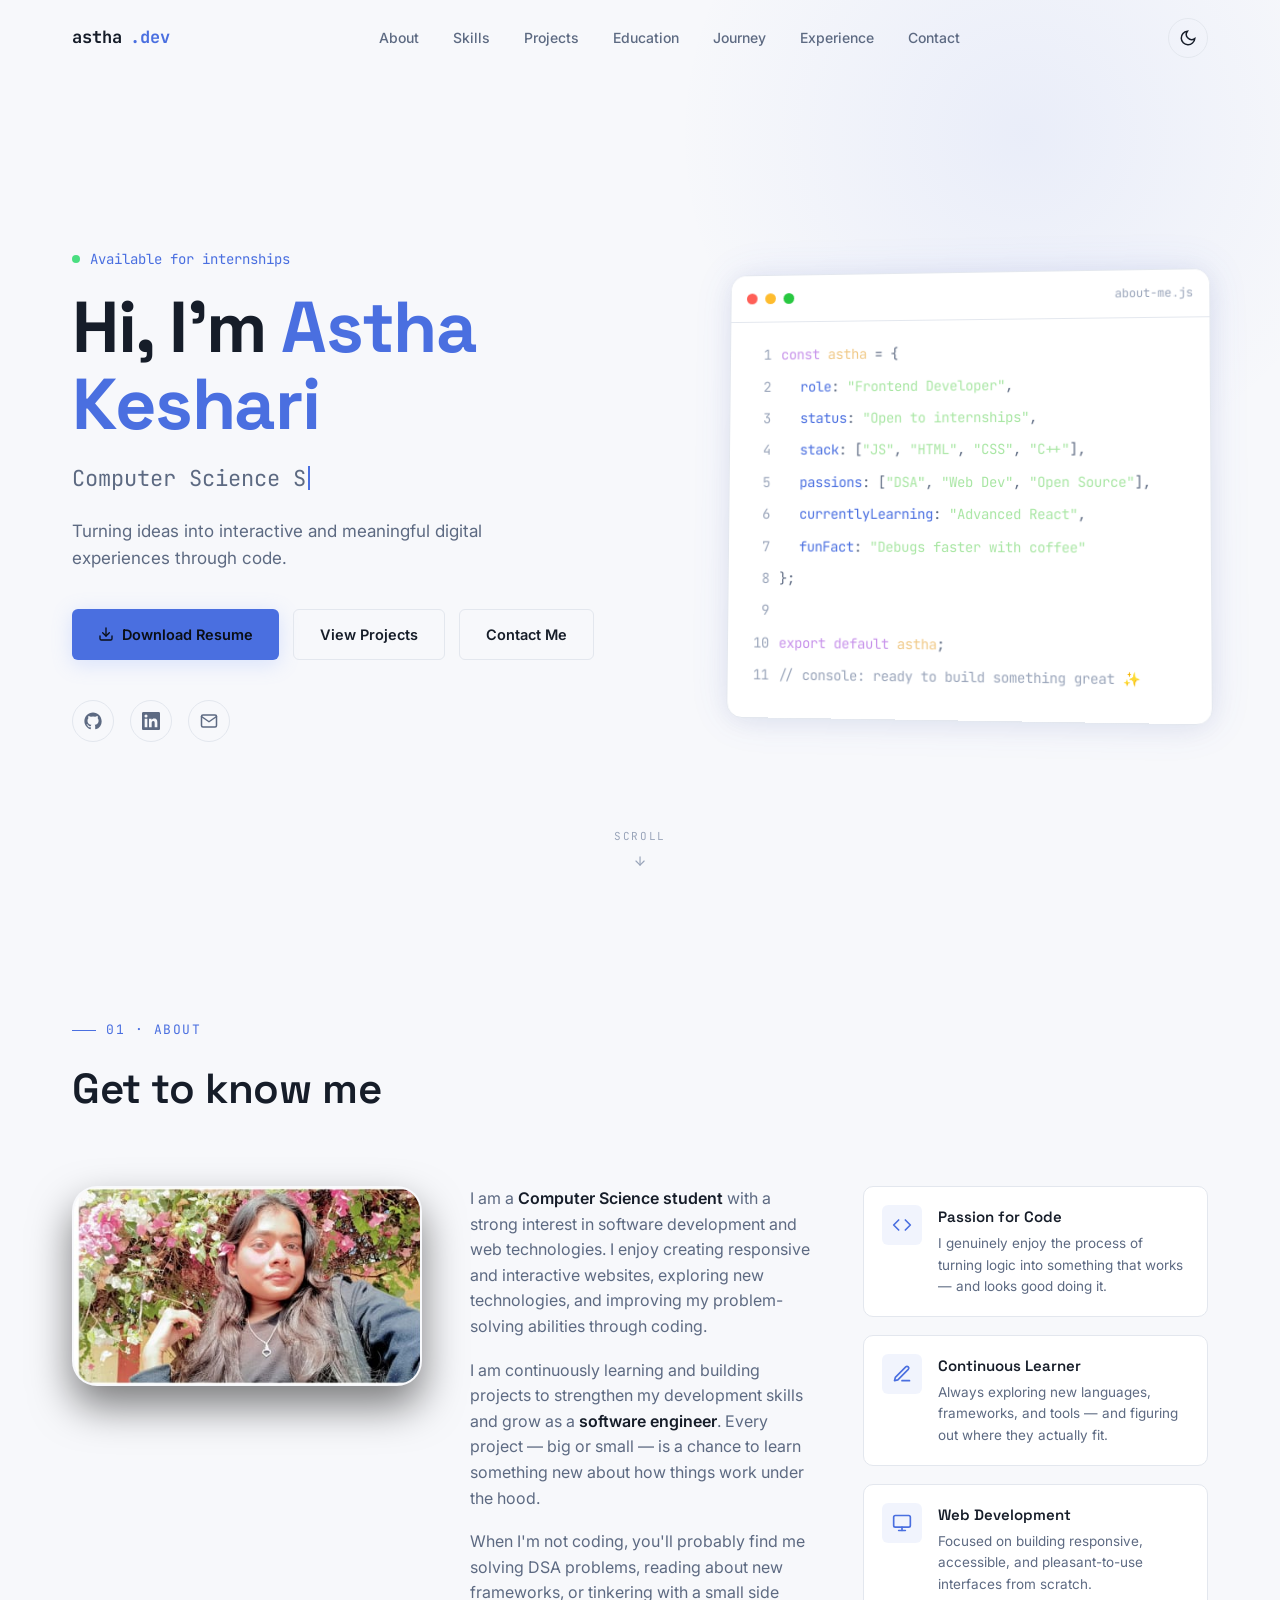
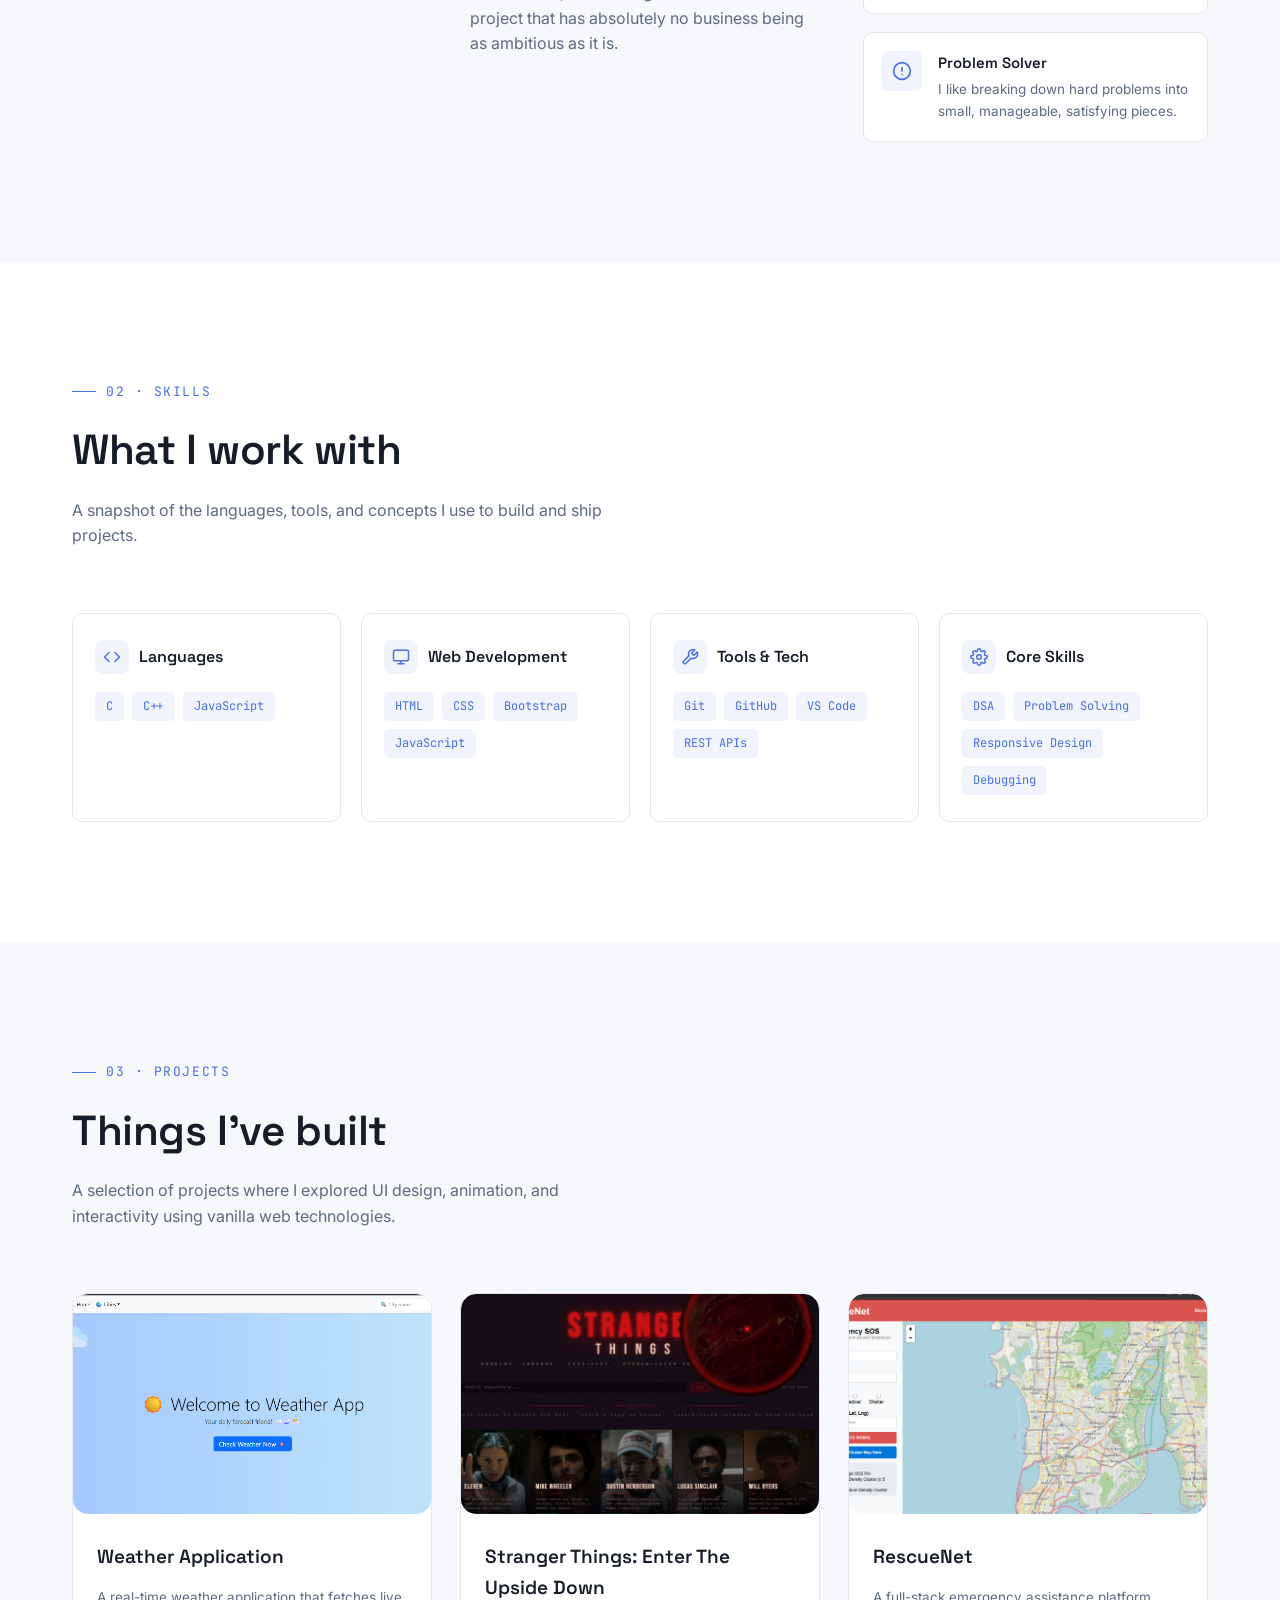
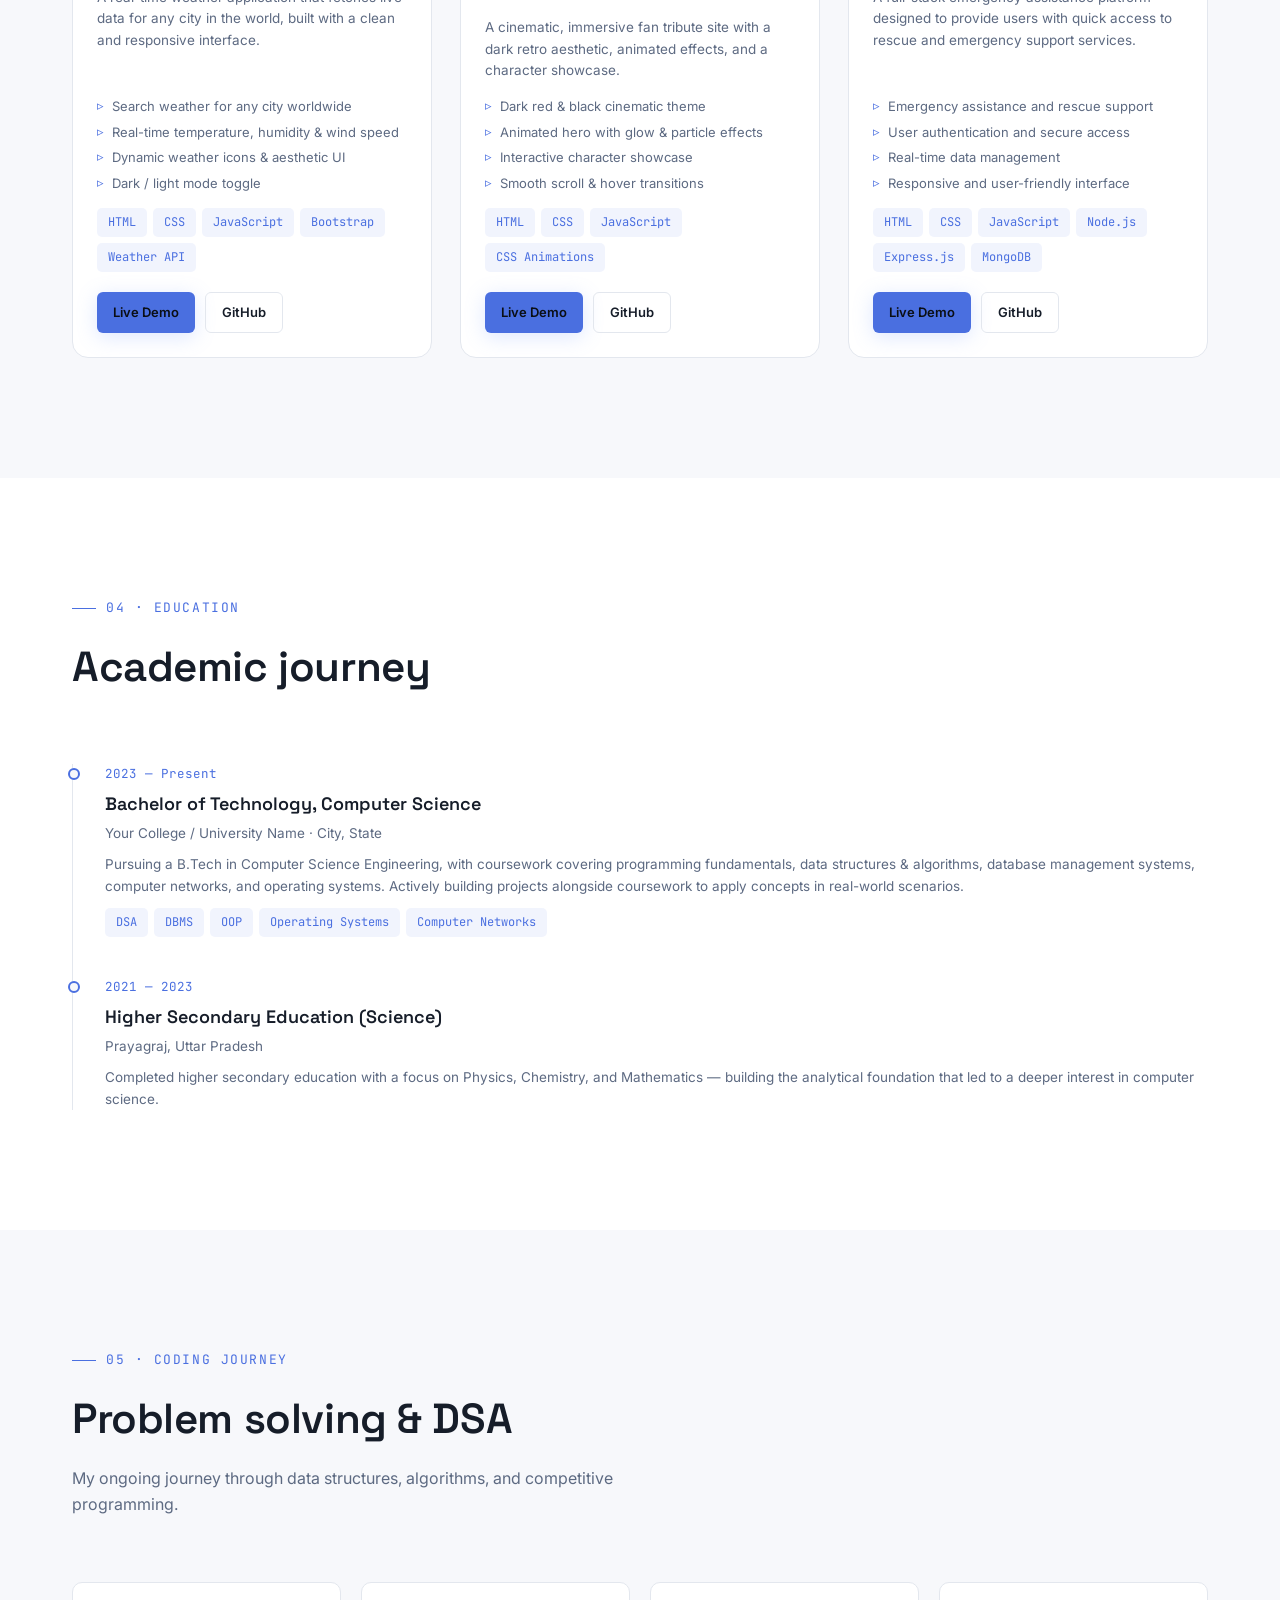
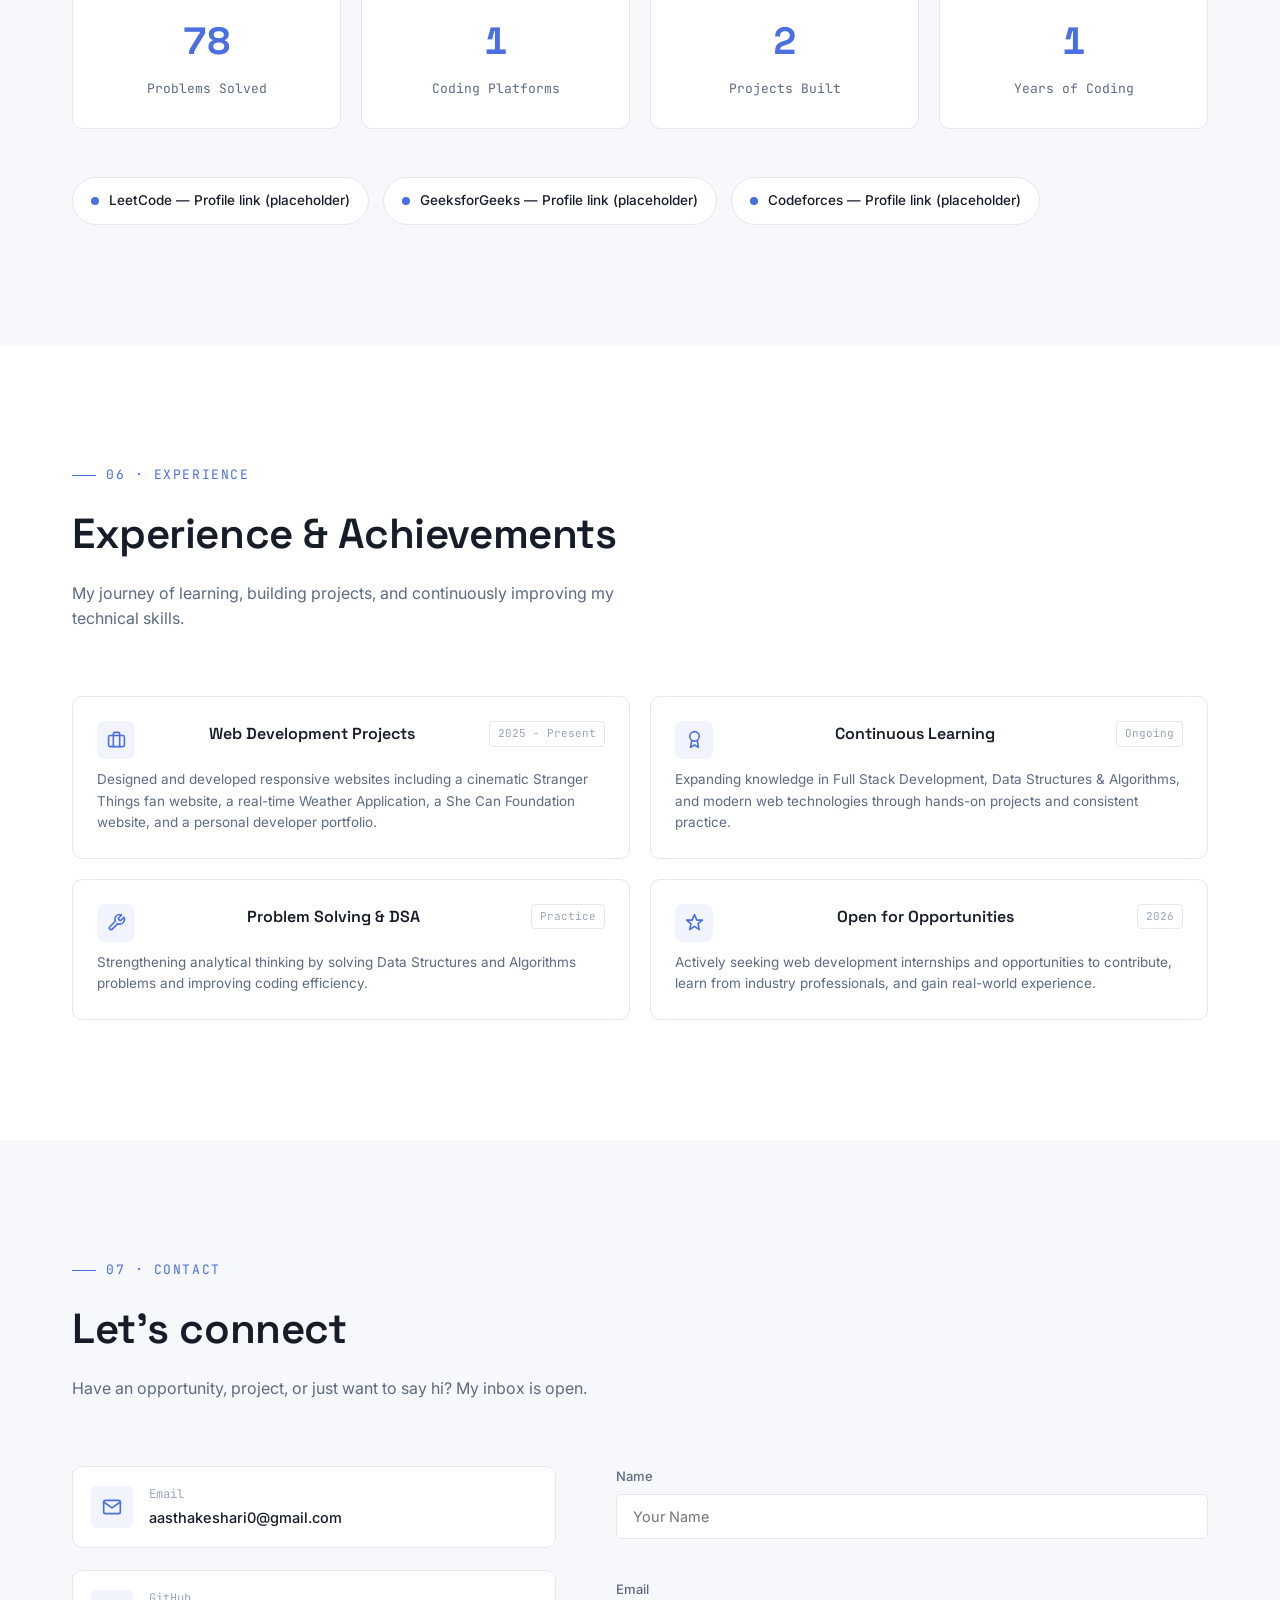
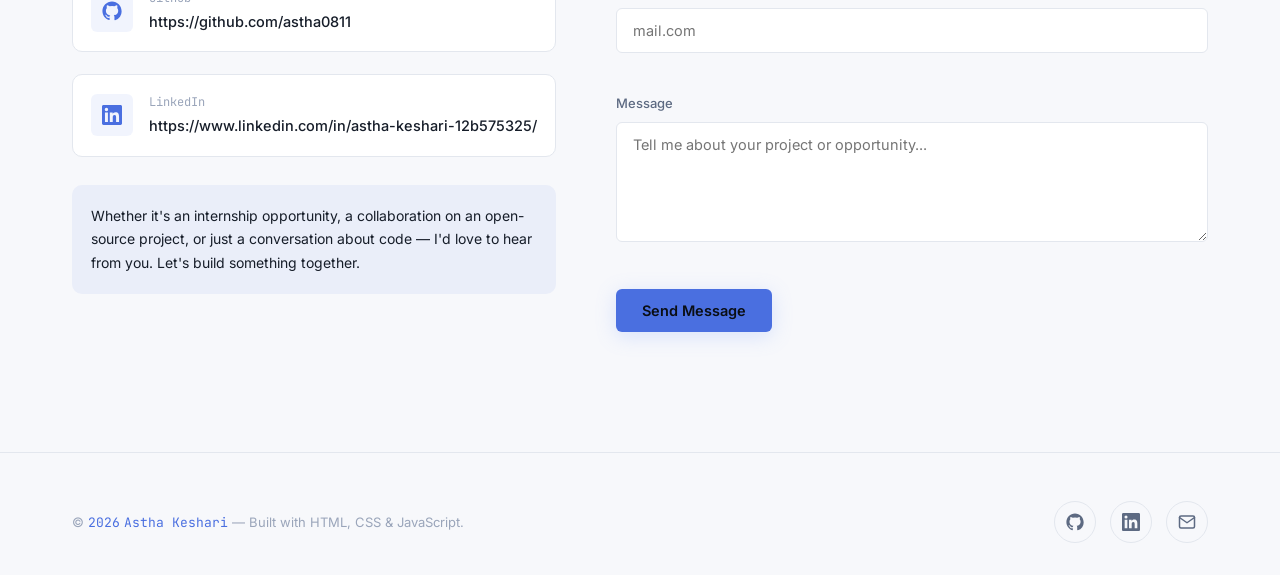
<file: index.html>
<!DOCTYPE html>
<html lang="en">
<head>
    <link rel="stylesheet" href="style.css">
<meta charset="UTF-8">
<meta name="viewport" content="width=device-width, initial-scale=1.0">
<meta name="description" content="Astha Keshari — Computer Science Student & Frontend Web Developer Portfolio">
<title>Astha Keshari · Software Developer</title>

<!-- Fonts: Space Grotesk for display, Inter for body, JetBrains Mono for code accents -->
<link rel="preconnect" href="https://fonts.googleapis.com">
<link rel="preconnect" href="https://fonts.gstatic.com" crossorigin>
<link href="https://fonts.googleapis.com/css2?family=Space+Grotesk:wght@400;500;600;700&family=Inter:wght@400;500;600;700&family=JetBrains+Mono:wght@400;500;700&display=swap" rel="stylesheet">
</head>
<body data-theme="dark">

<!-- ============================================================
     PRELOADER
============================================================ -->
<div id="preloader" class="hidden" aria-hidden="true">
  <div class="loader-mark">
    <span>&lt;/&gt;</span> initializing portfolio
  </div>
  <div class="loader-bar"></div>
</div>

<!-- Scroll progress indicator -->
<div id="scroll-progress"></div>

<!-- ============================================================
     NAVBAR
============================================================ -->
<header class="navbar" id="navbar">
  <div class="nav-inner">
    <a href="#home" class="nav-logo">astha<span>.dev</span></a>
    <nav class="nav-links" id="nav-links">
      <a href="#about">About</a>
      <a href="#skills">Skills</a>
      <a href="#projects">Projects</a>
      <a href="#education">Education</a>
      <a href="#journey">Journey</a>
      <a href="#experience">Experience</a>
      <a href="#contact">Contact</a>
    </nav>
    <div class="nav-actions">
      <button class="theme-toggle" id="theme-toggle" aria-label="Toggle light and dark theme">
        <svg class="icon-sun" viewBox="0 0 24 24" fill="none" stroke="currentColor" stroke-width="2" stroke-linecap="round"><circle cx="12" cy="12" r="4"/><path d="M12 2v2M12 20v2M4.93 4.93l1.41 1.41M17.66 17.66l1.41 1.41M2 12h2M20 12h2M6.34 17.66l-1.41 1.41M19.07 4.93l-1.41 1.41"/></svg>
        <svg class="icon-moon" viewBox="0 0 24 24" fill="none" stroke="currentColor" stroke-width="2" stroke-linecap="round"><path d="M21 12.79A9 9 0 1 1 11.21 3 7 7 0 0 0 21 12.79z"/></svg>
      </button>
      <button class="nav-toggle" id="nav-toggle" aria-label="Toggle navigation menu" aria-expanded="false">
        <span class="bars"><span></span><span></span><span></span></span>
      </button>
    </div>
  </div>
</header>

<!-- ============================================================
     HERO SECTION
============================================================ -->
<section class="hero" id="home">
  <div class="container hero-grid">
    <div class="hero-content">
      <div class="hero-eyebrow"><span class="dot"></span> Available for internships</div>
      <h1 class="hero-title">
        Hi, I'm <span class="accent">Astha Keshari</span>
      </h1>
      <div class="hero-roles">
        <span id="typed-role">Computer Science Student</span><span class="cursor-blink"></span>
      </div>
      <p class="hero-tagline">
        Turning ideas into interactive and meaningful digital experiences through code.
      </p>
      <div class="hero-actions">
        <a href="./asthaa_resume.pdf" class="btn btn-primary" id="resume-btn" download>
          <svg width="16" height="16" viewBox="0 0 24 24" fill="none" stroke="currentColor" stroke-width="2" stroke-linecap="round" stroke-linejoin="round"><path d="M21 15v4a2 2 0 0 1-2 2H5a2 2 0 0 1-2-2v-4"/><polyline points="7 10 12 15 17 10"/><line x1="12" y1="15" x2="12" y2="3"/></svg>
          Download Resume
        </a>
        <a href="#projects" class="btn btn-ghost">View Projects</a>
        <a href="#contact" class="btn btn-ghost">Contact Me</a>
      </div>
      <div class="hero-socials">
        <a href="https://github.com/astha0811" target="_blank" rel="noopener" class="social-link" aria-label="GitHub">
          <svg viewBox="0 0 24 24" fill="currentColor"><path d="M12 .5C5.65.5.5 5.65.5 12c0 5.08 3.29 9.39 7.86 10.9.57.1.78-.25.78-.55 0-.27-.01-1.17-.02-2.12-3.2.7-3.87-1.36-3.87-1.36-.53-1.33-1.29-1.69-1.29-1.69-1.05-.72.08-.7.08-.7 1.16.08 1.78 1.2 1.78 1.2 1.03 1.77 2.71 1.26 3.37.96.1-.74.4-1.26.72-1.55-2.55-.29-5.23-1.28-5.23-5.7 0-1.26.45-2.29 1.19-3.1-.12-.29-.52-1.46.11-3.05 0 0 .97-.31 3.18 1.18a11.04 11.04 0 0 1 5.79 0c2.21-1.49 3.18-1.18 3.18-1.18.63 1.59.23 2.76.11 3.05.74.81 1.19 1.84 1.19 3.1 0 4.43-2.69 5.41-5.25 5.69.41.36.78 1.08.78 2.17 0 1.57-.01 2.83-.01 3.21 0 .31.21.67.79.55A10.51 10.51 0 0 0 23.5 12C23.5 5.65 18.35.5 12 .5z"/></svg>
        </a>
        <a href="https://www.linkedin.com/in/astha-keshari-12b575325/" target="_blank" rel="noopener" class="social-link" aria-label="LinkedIn">
          <svg viewBox="0 0 24 24" fill="currentColor"><path d="M20.45 20.45h-3.55v-5.57c0-1.33-.02-3.03-1.85-3.03-1.85 0-2.14 1.45-2.14 2.94v5.66H9.36V9h3.41v1.56h.05c.48-.9 1.64-1.85 3.37-1.85 3.6 0 4.27 2.37 4.27 5.46v6.28zM5.34 7.43a2.06 2.06 0 1 1 0-4.12 2.06 2.06 0 0 1 0 4.12zM7.12 20.45H3.56V9h3.56v11.45zM22.22 0H1.77C.79 0 0 .77 0 1.73v20.54C0 23.23.79 24 1.77 24h20.45c.98 0 1.78-.77 1.78-1.73V1.73C24 .77 23.2 0 22.22 0z"/></svg>
        </a>
        <a href="mailto:aasthakeshari0@gmail.com" class="social-link" aria-label="Email">
          <svg viewBox="0 0 24 24" fill="none" stroke="currentColor" stroke-width="2" stroke-linecap="round" stroke-linejoin="round"><path d="M4 4h16c1.1 0 2 .9 2 2v12c0 1.1-.9 2-2 2H4c-1.1 0-2-.9-2-2V6c0-1.1.9-2 2-2z"/><polyline points="22,6 12,13 2,6"/></svg>
        </a>
      </div>
    </div>

    <!-- Signature element: terminal/code editor window -->
    <div class="hero-visual">
      <div class="terminal">
        <div class="terminal-bar">
          <span class="terminal-dot red"></span>
          <span class="terminal-dot yellow"></span>
          <span class="terminal-dot green"></span>
          <span class="terminal-filename">about-me.js</span>
        </div>
        <div class="terminal-body">
          <div class="terminal-line"><span class="ln">1</span><span><span class="t-key">const</span> <span class="t-var">astha</span> <span class="t-punc">=</span> <span class="t-punc">{</span></span></div>
          <div class="terminal-line"><span class="ln">2</span><span style="padding-left:20px"><span class="t-fn">role</span><span class="t-punc">:</span> <span class="t-str">"Frontend Developer"</span><span class="t-punc">,</span></span></div>
          <div class="terminal-line"><span class="ln">3</span><span style="padding-left:20px"><span class="t-fn">status</span><span class="t-punc">:</span> <span class="t-str">"Open to internships"</span><span class="t-punc">,</span></span></div>
          <div class="terminal-line"><span class="ln">4</span><span style="padding-left:20px"><span class="t-fn">stack</span><span class="t-punc">:</span> <span class="t-punc">[</span><span class="t-str">"JS"</span><span class="t-punc">,</span> <span class="t-str">"HTML"</span><span class="t-punc">,</span> <span class="t-str">"CSS"</span><span class="t-punc">,</span> <span class="t-str">"C++"</span><span class="t-punc">],</span></span></div>
          <div class="terminal-line"><span class="ln">5</span><span style="padding-left:20px"><span class="t-fn">passions</span><span class="t-punc">:</span> <span class="t-punc">[</span><span class="t-str">"DSA"</span><span class="t-punc">,</span> <span class="t-str">"Web Dev"</span><span class="t-punc">,</span> <span class="t-str">"Open Source"</span><span class="t-punc">],</span></span></div>
          <div class="terminal-line"><span class="ln">6</span><span style="padding-left:20px"><span class="t-fn">currentlyLearning</span><span class="t-punc">:</span> <span class="t-str">"Advanced React"</span><span class="t-punc">,</span></span></div>
          <div class="terminal-line"><span class="ln">7</span><span style="padding-left:20px"><span class="t-fn">funFact</span><span class="t-punc">:</span> <span class="t-str">"Debugs faster with coffee"</span></span></div>
          <div class="terminal-line"><span class="ln">8</span><span class="t-punc">};</span></div>
          <div class="terminal-line"><span class="ln">9</span><span></span></div>
          <div class="terminal-line"><span class="ln">10</span><span><span class="t-key">export default</span> <span class="t-var">astha</span><span class="t-punc">;</span></span></div>
          <div class="terminal-line"><span class="ln">11</span><span><span class="t-com" id="terminal-output">// console: ready to build something great ✨</span></span></div>
        </div>
      </div>
    </div>
  </div>

  <a href="#about" class="hero-scroll-cue" aria-label="Scroll to About section">
    Scroll
    <svg viewBox="0 0 24 24" fill="none" stroke="currentColor" stroke-width="2" stroke-linecap="round" stroke-linejoin="round"><polyline points="19 12 12 19 5 12"/><line x1="12" y1="19" x2="12" y2="5"/></svg>
  </a>
</section>

<!-- ============================================================
     ABOUT SECTION
============================================================ -->
<section class="section" id="about">
  <div class="container">
    <div class="section-head reveal">
      <div class="section-eyebrow">01 · About</div>
      <h2 class="section-title">Get to know me</h2>
    </div>
    <div class="about-grid">
      <div class="about-photo reveal">
        <img src="./astha.jpg" alt="Astha Keshari">
      </div>
      <div class="about-text reveal">
        <p>
          I am a <strong>Computer Science student</strong> with a strong interest in software development and web technologies.
          I enjoy creating responsive and interactive websites, exploring new technologies, and improving my problem-solving
          abilities through coding.
        </p>
        <p>
          I am continuously learning and building projects to strengthen my development skills and grow as a
          <strong>software engineer</strong>. Every project — big or small — is a chance to learn something new about
          how things work under the hood.
        </p>
        <p>
          When I'm not coding, you'll probably find me solving DSA problems, reading about new frameworks, or
          tinkering with a small side project that has absolutely no business being as ambitious as it is.
        </p>
      </div>
      <div class="highlight-list reveal reveal-stagger">
        <div class="highlight-item" style="--i:0">
          <div class="highlight-icon">
            <svg viewBox="0 0 24 24" fill="none" stroke="currentColor" stroke-width="2" stroke-linecap="round" stroke-linejoin="round"><polyline points="16 18 22 12 16 6"/><polyline points="8 6 2 12 8 18"/></svg>
          </div>
          <div class="highlight-body">
            <h4>Passion for Code</h4>
            <p>I genuinely enjoy the process of turning logic into something that works — and looks good doing it.</p>
          </div>
        </div>
        <div class="highlight-item" style="--i:1">
          <div class="highlight-icon">
            <svg viewBox="0 0 24 24" fill="none" stroke="currentColor" stroke-width="2" stroke-linecap="round" stroke-linejoin="round"><path d="M12 20h9"/><path d="M16.5 3.5a2.12 2.12 0 0 1 3 3L7 19l-4 1 1-4L16.5 3.5z"/></svg>
          </div>
          <div class="highlight-body">
            <h4>Continuous Learner</h4>
            <p>Always exploring new languages, frameworks, and tools — and figuring out where they actually fit.</p>
          </div>
        </div>
        <div class="highlight-item" style="--i:2">
          <div class="highlight-icon">
            <svg viewBox="0 0 24 24" fill="none" stroke="currentColor" stroke-width="2" stroke-linecap="round" stroke-linejoin="round"><rect x="2" y="3" width="20" height="14" rx="2"/><line x1="8" y1="21" x2="16" y2="21"/><line x1="12" y1="17" x2="12" y2="21"/></svg>
          </div>
          <div class="highlight-body">
            <h4>Web Development</h4>
            <p>Focused on building responsive, accessible, and pleasant-to-use interfaces from scratch.</p>
          </div>
        </div>
        <div class="highlight-item" style="--i:3">
          <div class="highlight-icon">
            <svg viewBox="0 0 24 24" fill="none" stroke="currentColor" stroke-width="2" stroke-linecap="round" stroke-linejoin="round"><circle cx="12" cy="12" r="10"/><line x1="12" y1="8" x2="12" y2="12"/><line x1="12" y1="16" x2="12.01" y2="16"/></svg>
          </div>
          <div class="highlight-body">
            <h4>Problem Solver</h4>
            <p>I like breaking down hard problems into small, manageable, satisfying pieces.</p>
          </div>
        </div>
      </div>
    </div>
  </div>
</section>

<!-- ============================================================
     SKILLS SECTION
============================================================ -->
<section class="section" id="skills" style="background:var(--bg-elev);">
  <div class="container">
    <div class="section-head reveal">
      <div class="section-eyebrow">02 · Skills</div>
      <h2 class="section-title">What I work with</h2>
      <p class="section-desc">A snapshot of the languages, tools, and concepts I use to build and ship projects.</p>
    </div>
    <div class="skills-grid reveal reveal-stagger">
      <div class="skill-card" style="--i:0">
        <div class="skill-card-head">
          <div class="skill-card-icon">
            <svg viewBox="0 0 24 24" fill="none" stroke="currentColor" stroke-width="2" stroke-linecap="round" stroke-linejoin="round"><polyline points="16 18 22 12 16 6"/><polyline points="8 6 2 12 8 18"/></svg>
          </div>
          <h3>Languages</h3>
        </div>
        <div class="skill-tags">
          <span class="tag">C</span>
          <span class="tag">C++</span>
          <span class="tag">JavaScript</span>
        </div>
      </div>
      <div class="skill-card" style="--i:1">
        <div class="skill-card-head">
          <div class="skill-card-icon">
            <svg viewBox="0 0 24 24" fill="none" stroke="currentColor" stroke-width="2" stroke-linecap="round" stroke-linejoin="round"><rect x="2" y="3" width="20" height="14" rx="2"/><line x1="8" y1="21" x2="16" y2="21"/><line x1="12" y1="17" x2="12" y2="21"/></svg>
          </div>
          <h3>Web Development</h3>
        </div>
        <div class="skill-tags">
          <span class="tag">HTML</span>
          <span class="tag">CSS</span>
          <span class="tag">Bootstrap</span>
          <span class="tag">JavaScript</span>
        </div>
      </div>
      <div class="skill-card" style="--i:2">
        <div class="skill-card-head">
          <div class="skill-card-icon">
            <svg viewBox="0 0 24 24" fill="none" stroke="currentColor" stroke-width="2" stroke-linecap="round" stroke-linejoin="round"><path d="M14.7 6.3a1 1 0 0 0 0 1.4l1.6 1.6a1 1 0 0 0 1.4 0l3.77-3.77a6 6 0 0 1-7.94 7.94l-6.91 6.91a2.12 2.12 0 0 1-3-3l6.91-6.91a6 6 0 0 1 7.94-7.94l-3.76 3.76z"/></svg>
          </div>
          <h3>Tools &amp; Tech</h3>
        </div>
        <div class="skill-tags">
          <span class="tag">Git</span>
          <span class="tag">GitHub</span>
          <span class="tag">VS Code</span>
          <span class="tag">REST APIs</span>
        </div>
      </div>
      <div class="skill-card" style="--i:3">
        <div class="skill-card-head">
          <div class="skill-card-icon">
            <svg viewBox="0 0 24 24" fill="none" stroke="currentColor" stroke-width="2" stroke-linecap="round" stroke-linejoin="round"><circle cx="12" cy="12" r="3"/><path d="M19.4 15a1.65 1.65 0 0 0 .33 1.82l.06.06a2 2 0 1 1-2.83 2.83l-.06-.06a1.65 1.65 0 0 0-1.82-.33 1.65 1.65 0 0 0-1 1.51V21a2 2 0 0 1-4 0v-.09A1.65 1.65 0 0 0 9 19.4a1.65 1.65 0 0 0-1.82.33l-.06.06a2 2 0 1 1-2.83-2.83l.06-.06a1.65 1.65 0 0 0 .33-1.82 1.65 1.65 0 0 0-1.51-1H3a2 2 0 0 1 0-4h.09A1.65 1.65 0 0 0 4.6 9a1.65 1.65 0 0 0-.33-1.82l-.06-.06a2 2 0 1 1 2.83-2.83l.06.06a1.65 1.65 0 0 0 1.82.33H9a1.65 1.65 0 0 0 1-1.51V3a2 2 0 0 1 4 0v.09a1.65 1.65 0 0 0 1 1.51 1.65 1.65 0 0 0 1.82-.33l.06-.06a2 2 0 1 1 2.83 2.83l-.06.06a1.65 1.65 0 0 0-.33 1.82V9a1.65 1.65 0 0 0 1.51 1H21a2 2 0 0 1 0 4h-.09a1.65 1.65 0 0 0-1.51 1z"/></svg>
          </div>
          <h3>Core Skills</h3>
        </div>
        <div class="skill-tags">
          <span class="tag">DSA</span>
          <span class="tag">Problem Solving</span>
          <span class="tag">Responsive Design</span>
          <span class="tag">Debugging</span>
        </div>
      </div>
    </div>
  </div>
</section>

<!-- ============================================================
     PROJECTS SECTION
============================================================ -->
<section class="section" id="projects">
  <div class="container">
    <div class="section-head reveal">
      <div class="section-eyebrow">03 · Projects</div>
      <h2 class="section-title">Things I've built</h2>
      <p class="section-desc">A selection of projects where I explored UI design, animation, and interactivity using vanilla web technologies.</p>
    </div>
    <div class="projects-grid reveal reveal-stagger">

      <!-- Project 1: Weather App -->
      <article class="project-card" style="--i:0">
       <div class="project-media">
    <div class="browser">
        <div class="browser-bar">
            <span></span>
            <span></span>
            <span></span>
        </div>
        <img src="./weather.png" alt="Weather App">
    </div>
</div>
        <div class="project-body">
          <h3 class="project-title">Weather Application</h3>
          <p class="project-desc">A real-time weather application that fetches live data for any city in the world, built with a clean and responsive interface.</p>
          <ul class="project-features">
            <li>Search weather for any city worldwide</li>
            <li>Real-time temperature, humidity &amp; wind speed</li>
            <li>Dynamic weather icons &amp; aesthetic UI</li>
            <li>Dark / light mode toggle</li>
          </ul>
          <div class="project-tags">
            <span class="tag">HTML</span>
            <span class="tag">CSS</span>
            <span class="tag">JavaScript</span>
            <span class="tag">Bootstrap</span>
            <span class="tag">Weather API</span>
          </div>
          <div class="project-actions">
            <a href="https://astha0811.github.io/weathher/" 
   target="_blank" 
   class="btn btn-primary btn-sm">
   Live Demo
</a>

<a href="https://github.com/astha0811" 
   target="_blank" 
   class="btn btn-ghost btn-sm">
   GitHub
</a>
          </div>
        </div>
      </article>

      <!-- Project 2: Stranger Things -->
     <article class="project-card" style="--i:1">

    <div class="project-media">
        <div class="browser">
            <div class="browser-bar">
                <span></span>
                <span></span>
                <span></span>
            </div>
            <img src="./stranger.png" alt="Stranger Things">
        </div>
    </div>

    <div class="project-body">
        <h3 class="project-title">
            Stranger Things: Enter The Upside Down
        </h3>

        <p class="project-desc">
            A cinematic, immersive fan tribute site with a dark retro aesthetic, animated effects, and a character showcase.
        </p>

        <ul class="project-features">
            <li>Dark red & black cinematic theme</li>
            <li>Animated hero with glow & particle effects</li>
            <li>Interactive character showcase</li>
            <li>Smooth scroll & hover transitions</li>
        </ul>

        <div class="project-tags">
            <span class="tag">HTML</span>
            <span class="tag">CSS</span>
            <span class="tag">JavaScript</span>
            <span class="tag">CSS Animations</span>
        </div>

        <div class="project-actions">
            <a href="https://astha0811.github.io/stranger-things/" 
   target="_blank" 
   class="btn btn-primary btn-sm">
   Live Demo
</a>

<a href="https://github.com/astha0811" 
   target="_blank" 
   class="btn btn-ghost btn-sm">
   GitHub
</a>
        </div>
    </div>

</article>
     <!-- Project 3: RescueNet -->
<article class="project-card" style="--i:2">

    <div class="project-media">
        <div class="browser">
            <div class="browser-bar">
                <span></span>
                <span></span>
                <span></span>
            </div>

            <img src="./RescueNet.png" alt="RescueNet Project">
        </div>
    </div>

    <div class="project-body">

        <h3 class="project-title">RescueNet</h3>

        <p class="project-desc">
            A full-stack emergency assistance platform designed to provide
            users with quick access to rescue and emergency support services.
        </p>

        <ul class="project-features">
            <li>Emergency assistance and rescue support</li>
            <li>User authentication and secure access</li>
            <li>Real-time data management</li>
            <li>Responsive and user-friendly interface</li>
        </ul>

        <div class="project-tags">
            <span class="tag">HTML</span>
            <span class="tag">CSS</span>
            <span class="tag">JavaScript</span>
            <span class="tag">Node.js</span>
            <span class="tag">Express.js</span>
            <span class="tag">MongoDB</span>
        </div>

        <div class="project-actions">

            <a href=" https://astha0811.github.io/RescueNet/" 
               target="_blank" 
               class="btn btn-primary btn-sm">
               Live Demo
            </a>

            <a href="https://github.com/astha0811"
               target="_blank"
               class="btn btn-ghost btn-sm">
               GitHub
            </a>

        </div>

    </div>
</article>

    </div>
  </div>
</section>

<!-- ============================================================
     EDUCATION SECTION
============================================================ -->
<section class="section" id="education" style="background:var(--bg-elev);">
  <div class="container">
    <div class="section-head reveal">
      <div class="section-eyebrow">04 · Education</div>
      <h2 class="section-title">Academic journey</h2>
    </div>
    <div class="timeline reveal">
      <div class="timeline-item">
        <div class="timeline-date">2023 — Present</div>
        <h3 class="timeline-title">Bachelor of Technology, Computer Science</h3>
        <div class="timeline-sub">Your College / University Name · City, State</div>
        <p class="timeline-desc">
          Pursuing a B.Tech in Computer Science Engineering, with coursework covering programming fundamentals,
          data structures &amp; algorithms, database management systems, computer networks, and operating systems.
          Actively building projects alongside coursework to apply concepts in real-world scenarios.
        </p>
        <div class="timeline-tags">
          <span class="tag">DSA</span>
          <span class="tag">DBMS</span>
          <span class="tag">OOP</span>
          <span class="tag">Operating Systems</span>
          <span class="tag">Computer Networks</span>
        </div>
      </div>
      <div class="timeline-item">
        <div class="timeline-date">2021 — 2023</div>
        <h3 class="timeline-title">Higher Secondary Education (Science)</h3>
        <div class="timeline-sub">Prayagraj, Uttar Pradesh</div>
        <p class="timeline-desc">
          Completed higher secondary education with a focus on Physics, Chemistry, and Mathematics — building the
          analytical foundation that led to a deeper interest in computer science.
        </p>
      </div>
    </div>
  </div>
</section>

<!-- ============================================================
     CODING JOURNEY SECTION
============================================================ -->
<section class="section" id="journey">
  <div class="container">
    <div class="section-head reveal">
      <div class="section-eyebrow">05 · Coding Journey</div>
      <h2 class="section-title">Problem solving &amp; DSA</h2>
      <p class="section-desc">My ongoing journey through data structures, algorithms, and competitive programming.</p>
    </div>

    <div class="stats-grid reveal reveal-stagger">
      <div class="stat-card" style="--i:0">
        <div class="stat-number" data-count="150">0</div>
        <div class="stat-label">Problems Solved</div>
      </div>
      <div class="stat-card" style="--i:1">
        <div class="stat-number" data-count="3">0</div>
        <div class="stat-label">Coding Platforms</div>
      </div>
      <div class="stat-card" style="--i:2">
        <div class="stat-number" data-count="5">0</div>
        <div class="stat-label">Projects Built</div>
      </div>
      <div class="stat-card" style="--i:3">
        <div class="stat-number" data-count="2">0</div>
        <div class="stat-label">Years of Coding</div>
      </div>
    </div>

    <div class="journey-platforms reveal">
      <div class="platform-chip"><span class="chip-dot"></span> LeetCode — Profile link (placeholder)</div>
      <div class="platform-chip"><span class="chip-dot"></span> GeeksforGeeks — Profile link (placeholder)</div>
      <div class="platform-chip"><span class="chip-dot"></span> Codeforces — Profile link (placeholder)</div>
    </div>
  </div>
</section>

<!-- ============================================================
     EXPERIENCE & ACHIEVEMENTS SECTION
============================================================ -->
<section class="section" id="experience" style="background:var(--bg-elev);">
  <div class="container">
    <div class="section-head reveal">
      <div class="section-eyebrow">06 · Experience</div>
      <h2 class="section-title">Experience &amp; Achievements</h2>
      <p class="section-desc">
        My journey of learning, building projects, and continuously improving my technical skills.
      </p>
    </div>

    <div class="exp-grid reveal reveal-stagger">

      <!-- Web Development Journey -->
      <div class="exp-card" style="--i:0">
        <div class="exp-card-head">
          <div class="exp-card-icon">
            <svg viewBox="0 0 24 24" fill="none" stroke="currentColor" stroke-width="2" stroke-linecap="round" stroke-linejoin="round"><rect x="2" y="7" width="20" height="14" rx="2"/><path d="M16 21V5a2 2 0 0 0-2-2h-4a2 2 0 0 0-2 2v16"/></svg>
          </div>
          <h4>Web Development Projects</h4>
          <span class="exp-badge">2025 - Present</span>
        </div>
        <p>
          Designed and developed responsive websites including a cinematic Stranger Things fan website, a real-time Weather Application, a She Can Foundation website, and a personal developer portfolio.
        </p>
      </div>

      <!-- Learning -->
      <div class="exp-card" style="--i:1">
        <div class="exp-card-head">
          <div class="exp-card-icon">
            <svg viewBox="0 0 24 24" fill="none" stroke="currentColor" stroke-width="2" stroke-linecap="round" stroke-linejoin="round"><circle cx="12" cy="8" r="6"/><path d="M15.5 13.5L17 22l-5-3-5 3 1.5-8.5"/></svg>
          </div>
          <h4>Continuous Learning</h4>
          <span class="exp-badge">Ongoing</span>
        </div>
        <p>
          Expanding knowledge in Full Stack Development, Data Structures & Algorithms, and modern web technologies through hands-on projects and consistent practice.
        </p>
      </div>

      <!-- Problem Solving -->
      <div class="exp-card" style="--i:2">
        <div class="exp-card-head">
          <div class="exp-card-icon">
            <svg viewBox="0 0 24 24" fill="none" stroke="currentColor" stroke-width="2" stroke-linecap="round" stroke-linejoin="round"><path d="M14.7 6.3a1 1 0 0 0 0 1.4l1.6 1.6a1 1 0 0 0 1.4 0l3.77-3.77a6 6 0 0 1-7.94 7.94l-6.91 6.91a2.12 2.12 0 0 1-3-3l6.91-6.91a6 6 0 0 1 7.94-7.94l-3.76 3.76z"/></svg>
          </div>
          <h4>Problem Solving & DSA</h4>
          <span class="exp-badge">Practice</span>
        </div>
        <p>
          Strengthening analytical thinking by solving Data Structures and Algorithms problems and improving coding efficiency.
        </p>
      </div>

      <!-- Career Goal -->
      <div class="exp-card" style="--i:3">
        <div class="exp-card-head">
          <div class="exp-card-icon">
            <svg viewBox="0 0 24 24" fill="none" stroke="currentColor" stroke-width="2" stroke-linecap="round" stroke-linejoin="round"><path d="M12 2l3 7h7l-5.5 4.5L18 21l-6-4-6 4 1.5-7.5L2 9h7z"/></svg>
          </div>
          <h4>Open for Opportunities</h4>
          <span class="exp-badge">2026</span>
        </div>
        <p>
          Actively seeking web development internships and opportunities to contribute, learn from industry professionals, and gain real-world experience.
        </p>
      </div>

    </div>
  </div>
</section>

<!-- ============================================================
     CONTACT SECTION
============================================================ -->
<section class="section" id="contact">
  <div class="container">
    <div class="section-head reveal">
      <div class="section-eyebrow">07 · Contact</div>
      <h2 class="section-title">Let's connect</h2>
      <p class="section-desc">Have an opportunity, project, or just want to say hi? My inbox is open.</p>
    </div>
    <div class="contact-grid">
      <div class="contact-info reveal">
        <div class="contact-method">
          <div class="contact-method-icon">
            <svg viewBox="0 0 24 24" fill="none" stroke="currentColor" stroke-width="2" stroke-linecap="round" stroke-linejoin="round"><path d="M4 4h16c1.1 0 2 .9 2 2v12c0 1.1-.9 2-2 2H4c-1.1 0-2-.9-2-2V6c0-1.1.9-2 2-2z"/><polyline points="22,6 12,13 2,6"/></svg>
          </div>
          <div>
            <div class="contact-method-label">Email</div>
            <div class="contact-method-value">aasthakeshari0@gmail.com</div>
          </div>
        </div>
        <div class="contact-method">
          <div class="contact-method-icon">
            <svg viewBox="0 0 24 24" fill="currentColor" width="20" height="20"><path d="M12 .5C5.65.5.5 5.65.5 12c0 5.08 3.29 9.39 7.86 10.9.57.1.78-.25.78-.55 0-.27-.01-1.17-.02-2.12-3.2.7-3.87-1.36-3.87-1.36-.53-1.33-1.29-1.69-1.29-1.69-1.05-.72.08-.7.08-.7 1.16.08 1.78 1.2 1.78 1.2 1.03 1.77 2.71 1.26 3.37.96.1-.74.4-1.26.72-1.55-2.55-.29-5.23-1.28-5.23-5.7 0-1.26.45-2.29 1.19-3.1-.12-.29-.52-1.46.11-3.05 0 0 .97-.31 3.18 1.18a11.04 11.04 0 0 1 5.79 0c2.21-1.49 3.18-1.18 3.18-1.18.63 1.59.23 2.76.11 3.05.74.81 1.19 1.84 1.19 3.1 0 4.43-2.69 5.41-5.25 5.69.41.36.78 1.08.78 2.17 0 1.57-.01 2.83-.01 3.21 0 .31.21.67.79.55A10.51 10.51 0 0 0 23.5 12C23.5 5.65 18.35.5 12 .5z"/></svg>
          </div>
          <div>
            <div class="contact-method-label">GitHub</div>
            <div class="contact-method-value">https://github.com/astha0811</div>
          </div>
        </div>
        <div class="contact-method">
          <div class="contact-method-icon">
            <svg viewBox="0 0 24 24" fill="currentColor" width="20" height="20"><path d="M20.45 20.45h-3.55v-5.57c0-1.33-.02-3.03-1.85-3.03-1.85 0-2.14 1.45-2.14 2.94v5.66H9.36V9h3.41v1.56h.05c.48-.9 1.64-1.85 3.37-1.85 3.6 0 4.27 2.37 4.27 5.46v6.28zM5.34 7.43a2.06 2.06 0 1 1 0-4.12 2.06 2.06 0 0 1 0 4.12zM7.12 20.45H3.56V9h3.56v11.45zM22.22 0H1.77C.79 0 0 .77 0 1.73v20.54C0 23.23.79 24 1.77 24h20.45c.98 0 1.78-.77 1.78-1.73V1.73C24 .77 23.2 0 22.22 0z"/></svg>
          </div>
          <div>
            <div class="contact-method-label">LinkedIn</div>
            <div class="contact-method-value">https://www.linkedin.com/in/astha-keshari-12b575325/</div>
          </div>
        </div>
        <p class="contact-note">
          Whether it's an internship opportunity, a collaboration on an open-source project, or just a conversation
          about code — I'd love to hear from you. Let's build something together.
        </p>
      </div>

      <form class="contact-form reveal" id="contact-form" novalidate>
        <div class="form-group">
          <label for="name">Name</label>
          <input type="text" id="name" name="name" class="form-control" placeholder="Your Name">
          <div class="form-error" id="error-name"></div>
        </div>
        <div class="form-group">
          <label for="email">Email</label>
          <input type="email" id="email" name="email" class="form-control" placeholder="mail.com">
          <div class="form-error" id="error-email"></div>
        </div>
        <div class="form-group">
          <label for="message">Message</label>
          <textarea id="message" name="message" class="form-control" placeholder="Tell me about your project or opportunity..."></textarea>
          <div class="form-error" id="error-message"></div>
        </div>
        <button type="submit" class="btn btn-primary">Send Message</button>
        <div class="form-status" id="form-status"></div>
      </form>
    </div>
  </div>
</section>

<!-- ============================================================
     FOOTER
============================================================ -->
<footer class="footer">
  <div class="container footer-inner">
    <div class="footer-copy">
      © <span id="footer-year"></span> <span>Astha Keshari</span> — Built with HTML, CSS &amp; JavaScript.
    </div>
    <div class="footer-socials">
      <a href="https://github.com/astha0811" target="_blank" rel="noopener" class="social-link" aria-label="GitHub">
        <svg viewBox="0 0 24 24" fill="currentColor"><path d="M12 .5C5.65.5.5 5.65.5 12c0 5.08 3.29 9.39 7.86 10.9.57.1.78-.25.78-.55 0-.27-.01-1.17-.02-2.12-3.2.7-3.87-1.36-3.87-1.36-.53-1.33-1.29-1.69-1.29-1.69-1.05-.72.08-.7.08-.7 1.16.08 1.78 1.2 1.78 1.2 1.03 1.77 2.71 1.26 3.37.96.1-.74.4-1.26.72-1.55-2.55-.29-5.23-1.28-5.23-5.7 0-1.26.45-2.29 1.19-3.1-.12-.29-.52-1.46.11-3.05 0 0 .97-.31 3.18 1.18a11.04 11.04 0 0 1 5.79 0c2.21-1.49 3.18-1.18 3.18-1.18.63 1.59.23 2.76.11 3.05.74.81 1.19 1.84 1.19 3.1 0 4.43-2.69 5.41-5.25 5.69.41.36.78 1.08.78 2.17 0 1.57-.01 2.83-.01 3.21 0 .31.21.67.79.55A10.51 10.51 0 0 0 23.5 12C23.5 5.65 18.35.5 12 .5z"/></svg>
      </a>
      <a href="https://www.linkedin.com/in/astha-keshari-12b575325/" target="_blank" rel="noopener" class="social-link" aria-label="LinkedIn">
        <svg viewBox="0 0 24 24" fill="currentColor"><path d="M20.45 20.45h-3.55v-5.57c0-1.33-.02-3.03-1.85-3.03-1.85 0-2.14 1.45-2.14 2.94v5.66H9.36V9h3.41v1.56h.05c.48-.9 1.64-1.85 3.37-1.85 3.6 0 4.27 2.37 4.27 5.46v6.28zM5.34 7.43a2.06 2.06 0 1 1 0-4.12 2.06 2.06 0 0 1 0 4.12zM7.12 20.45H3.56V9h3.56v11.45zM22.22 0H1.77C.79 0 0 .77 0 1.73v20.54C0 23.23.79 24 1.77 24h20.45c.98 0 1.78-.77 1.78-1.73V1.73C24 .77 23.2 0 22.22 0z"/></svg>
      </a>
      <a href="mailto:aasthakeshari0@gmail.com" class="social-link" aria-label="Email">
        <svg viewBox="0 0 24 24" fill="none" stroke="currentColor" stroke-width="2" stroke-linecap="round" stroke-linejoin="round"><path d="M4 4h16c1.1 0 2 .9 2 2v12c0 1.1-.9 2-2 2H4c-1.1 0-2-.9-2-2V6c0-1.1.9-2 2-2z"/><polyline points="22,6 12,13 2,6"/></svg>
      </a>
    </div>
  </div>
</footer>

<!-- Back to top -->
<button id="back-to-top" aria-label="Back to top">
  <svg viewBox="0 0 24 24" fill="none" stroke="currentColor" stroke-width="2" stroke-linecap="round" stroke-linejoin="round"><line x1="12" y1="19" x2="12" y2="5"/><polyline points="5 12 12 5 19 12"/></svg>
</button>
<script src="script.js"></script>

</body>
</html>
</file>
<file: style.css>
:root{
  /* Dark theme (default) */
  --bg:#0a0e14;
  --bg-elev:#10161f;
  --panel:#161d29;
  --panel-border:#232b3a;
  --text:#e6e9ef;
  --text-dim:#8b96a8;
  --text-faint:#5a6478;
  --accent:#7c9eff;
  --accent-soft:rgba(124,158,255,0.12);
  --accent-strong:#9db4ff;
  --success:#4ade80;
  --warning:#fbbf6d;

  --font-display:'Space Grotesk', sans-serif;
  --font-body:'Inter', sans-serif;
  --font-mono:'JetBrains Mono', monospace;

  --radius-sm:6px;
  --radius-md:10px;
  --radius-lg:16px;

  --shadow-soft:0 4px 24px rgba(0,0,0,0.3);
  --shadow-glow:0 0 40px rgba(124,158,255,0.15);

  --max-width:1200px;
  --transition:0.25s cubic-bezier(0.4,0,0.2,1);
}

[data-theme="light"]{
  --bg:#f7f8fb;
  --bg-elev:#ffffff;
  --panel:#ffffff;
  --panel-border:#e3e7ee;
  --text:#161d29;
  --text-dim:#5d6a82;
  --text-faint:#9aa5ba;
  --accent:#4a6fe0;
  --accent-soft:rgba(74,111,224,0.08);
  --accent-strong:#3a5bc7;
  --shadow-soft:0 4px 24px rgba(20,30,60,0.06);
  --shadow-glow:0 0 40px rgba(74,111,224,0.10);
}

/* ============================================================
   2. RESET & BASE
============================================================ */
*,*::before,*::after{margin:0;padding:0;box-sizing:border-box;}

html{
  scroll-behavior:smooth;
  scroll-padding-top:80px;
}

body{
  font-family:var(--font-body);
  background:var(--bg);
  color:var(--text);
  line-height:1.6;
  overflow-x:hidden;
  transition:background var(--transition), color var(--transition);
}

img{max-width:100%;display:block;}

a{color:inherit;text-decoration:none;}

ul{list-style:none;}

button{font-family:inherit;border:none;background:none;cursor:pointer;color:inherit;}

/* Respect reduced motion preference */
@media (prefers-reduced-motion: reduce){
  *,*::before,*::after{
    animation-duration:0.01ms !important;
    animation-iteration-count:1 !important;
    transition-duration:0.01ms !important;
    scroll-behavior:auto !important;
  }
}

/* Visible keyboard focus */
a:focus-visible,
button:focus-visible,
input:focus-visible,
textarea:focus-visible{
  outline:2px solid var(--accent);
  outline-offset:3px;
  border-radius:4px;
}

/* ============================================================
   3. UTILITY / SHARED
============================================================ */
.container{
  max-width:var(--max-width);
  margin:0 auto;
  padding:0 32px;
}

.section{
  padding:120px 0;
  position:relative;
}

.section-head{
  margin-bottom:64px;
  max-width:640px;
}

.section-eyebrow{
  font-family:var(--font-mono);
  font-size:13px;
  letter-spacing:0.12em;
  color:var(--accent);
  text-transform:uppercase;
  display:flex;
  align-items:center;
  gap:10px;
  margin-bottom:14px;
}

.section-eyebrow::before{
  content:'';
  display:inline-block;
  width:24px;
  height:1px;
  background:var(--accent);
}

.section-title{
  font-family:var(--font-display);
  font-size:clamp(28px, 4vw, 42px);
  font-weight:600;
  letter-spacing:-0.01em;
  color:var(--text);
}

.section-desc{
  margin-top:14px;
  color:var(--text-dim);
  font-size:16px;
  max-width:560px;
}

/* Buttons */
.btn{
  display:inline-flex;
  align-items:center;
  gap:8px;
  padding:13px 26px;
  border-radius:var(--radius-sm);
  font-size:14.5px;
  font-weight:600;
  font-family:var(--font-body);
  transition:transform var(--transition), box-shadow var(--transition), background var(--transition), border-color var(--transition), color var(--transition);
  white-space:nowrap;
  cursor:pointer;
}

.btn-primary{
  background:var(--accent);
  color:#0a0e14;
  box-shadow:0 4px 20px rgba(124,158,255,0.25);
}
.btn-primary:hover{
  background:var(--accent-strong);
  transform:translateY(-2px);
  box-shadow:0 8px 28px rgba(124,158,255,0.35);
}

.btn-ghost{
  background:transparent;
  color:var(--text);
  border:1px solid var(--panel-border);
}
.btn-ghost:hover{
  border-color:var(--accent);
  color:var(--accent);
  transform:translateY(-2px);
}

.btn-sm{
  padding:9px 16px;
  font-size:13px;
  border-radius:var(--radius-sm);
}

/* Scroll reveal */
.reveal{
  opacity:0;
  transform:translateY(28px);
  transition:opacity 0.7s cubic-bezier(0.4,0,0.2,1), transform 0.7s cubic-bezier(0.4,0,0.2,1);
}
.reveal.is-visible{
  opacity:1;
  transform:translateY(0);
}
.reveal-stagger > *{
  transition-delay:calc(var(--i, 0) * 80ms);
}

/* Tag chips */
.tag{
  font-family:var(--font-mono);
  font-size:12px;
  padding:4px 10px;
  border-radius:5px;
  background:var(--accent-soft);
  color:var(--accent);
  border:1px solid transparent;
}

/* ============================================================
   4. SCROLL PROGRESS BAR
============================================================ */
#scroll-progress{
  position:fixed;
  top:0;
  left:0;
  height:3px;
  width:0%;
  background:linear-gradient(90deg, var(--accent), var(--success));
  z-index:1000;
  transition:width 0.1s ease-out;
}

/* ============================================================
   5. PRELOADER
============================================================ */
#preloader{
  position:fixed;
  inset:0;
  background:var(--bg);
  z-index:2000;
  display:flex;
  align-items:center;
  justify-content:center;
  flex-direction:column;
  gap:18px;
  transition:opacity 0.6s ease, visibility 0.6s ease;
}
#preloader.hidden{
  opacity:0;
  visibility:hidden;
  pointer-events:none;
}
.loader-mark{
  font-family:var(--font-mono);
  font-size:15px;
  color:var(--accent);
  letter-spacing:0.05em;
  display:flex;
  align-items:center;
  gap:10px;
}
.loader-bar{
  width:180px;
  height:2px;
  background:var(--panel-border);
  border-radius:2px;
  overflow:hidden;
  position:relative;
}
.loader-bar::after{
  content:'';
  position:absolute;
  inset:0;
  width:40%;
  background:var(--accent);
  border-radius:2px;
  animation:loaderSlide 1.1s ease-in-out infinite;
}
@keyframes loaderSlide{
  0%{transform:translateX(-100%);}
  100%{transform:translateX(250%);}
}

/* ============================================================
   6. NAVBAR
============================================================ */
.navbar{
  position:fixed;
  top:0;
  left:0;
  right:0;
  z-index:900;
  background:transparent;
  transition:background var(--transition), border-color var(--transition), backdrop-filter var(--transition);
  border-bottom:1px solid transparent;
}
.navbar.scrolled{
  background:color-mix(in srgb, var(--bg) 78%, transparent);
  backdrop-filter:blur(14px);
  border-bottom:1px solid var(--panel-border);
}
.nav-inner{
  max-width:var(--max-width);
  margin:0 auto;
  padding:18px 32px;
  display:flex;
  align-items:center;
  justify-content:space-between;
}
.nav-logo{
  font-family:var(--font-mono);
  font-size:17px;
  font-weight:700;
  color:var(--text);
  display:flex;
  align-items:center;
  gap:8px;
}
.nav-logo span{color:var(--accent);}
.nav-links{
  display:flex;
  align-items:center;
  gap:34px;
}
.nav-links a{
  font-size:14px;
  font-weight:500;
  color:var(--text-dim);
  position:relative;
  padding:4px 0;
  transition:color var(--transition);
}
.nav-links a:hover{color:var(--text);}
.nav-links a::after{
  content:'';
  position:absolute;
  bottom:0;
  left:0;
  width:0;
  height:1.5px;
  background:var(--accent);
  transition:width var(--transition);
}
.nav-links a:hover::after{width:100%;}

.nav-actions{
  display:flex;
  align-items:center;
  gap:14px;
}

/* Theme toggle */
.theme-toggle{
  width:40px;
  height:40px;
  border-radius:50%;
  border:1px solid var(--panel-border);
  display:flex;
  align-items:center;
  justify-content:center;
  transition:border-color var(--transition), transform var(--transition);
  color:var(--text);
}
.theme-toggle:hover{
  border-color:var(--accent);
  transform:rotate(20deg);
}
.theme-toggle svg{width:18px;height:18px;}
.icon-moon{display:none;}
[data-theme="light"] .icon-sun{display:none;}
[data-theme="light"] .icon-moon{display:block;}

/* Mobile nav toggle */
.nav-toggle{
  display:none;
  width:40px;
  height:40px;
  align-items:center;
  justify-content:center;
  border:1px solid var(--panel-border);
  border-radius:8px;
}
.nav-toggle span,
.nav-toggle::before,
.nav-toggle::after{
  display:none;
}
.nav-toggle .bars{
  position:relative;
  width:18px;
  height:12px;
}
.nav-toggle .bars span{
  display:block;
  position:absolute;
  height:1.5px;
  width:100%;
  background:var(--text);
  border-radius:2px;
  transition:transform 0.3s ease, opacity 0.3s ease;
}
.nav-toggle .bars span:nth-child(1){top:0;}
.nav-toggle .bars span:nth-child(2){top:50%;transform:translateY(-50%);}
.nav-toggle .bars span:nth-child(3){bottom:0;}
.nav-toggle.open .bars span:nth-child(1){transform:translateY(5px) rotate(45deg);}
.nav-toggle.open .bars span:nth-child(2){opacity:0;}
.nav-toggle.open .bars span:nth-child(3){transform:translateY(-5px) rotate(-45deg);}

/* ============================================================
   7. HERO
============================================================ */
.hero{
  min-height:100vh;
  display:flex;
  align-items:center;
  padding-top:90px;
  position:relative;
  overflow:hidden;
}

/* Ambient gradient backdrop */
.hero::before{
  content:'';
  position:absolute;
  top:-20%;
  right:-10%;
  width:60%;
  height:70%;
  background:radial-gradient(circle, var(--accent-soft) 0%, transparent 70%);
  pointer-events:none;
  z-index:0;
}

.hero-grid{
  display:grid;
  grid-template-columns:1.1fr 0.9fr;
  gap:60px;
  align-items:center;
  width:100%;
  position:relative;
  z-index:1;
}

.hero-eyebrow{
  font-family:var(--font-mono);
  font-size:14px;
  color:var(--accent);
  margin-bottom:18px;
  display:flex;
  align-items:center;
  gap:10px;
}
.hero-eyebrow .dot{
  width:8px;height:8px;border-radius:50%;
  background:var(--success);
  box-shadow:0 0 0 0 rgba(74,222,128,0.5);
  animation:dotPulse 2s infinite;
}
@keyframes dotPulse{
  0%{box-shadow:0 0 0 0 rgba(74,222,128,0.5);}
  70%{box-shadow:0 0 0 8px rgba(74,222,128,0);}
  100%{box-shadow:0 0 0 0 rgba(74,222,128,0);}
}

.hero-title{
  font-family:var(--font-display);
  font-size:clamp(40px, 6.2vw, 72px);
  font-weight:700;
  line-height:1.08;
  letter-spacing:-0.02em;
  color:var(--text);
}
.hero-title .accent{color:var(--accent);}

.hero-roles{
  margin-top:18px;
  font-family:var(--font-mono);
  font-size:clamp(16px, 2.4vw, 22px);
  color:var(--text-dim);
  height:32px;
  display:flex;
  align-items:center;
}
.hero-roles .cursor-blink{
  display:inline-block;
  width:2px;
  height:1.1em;
  background:var(--accent);
  margin-left:2px;
  animation:blink 1s steps(1) infinite;
}
@keyframes blink{50%{opacity:0;}}

.hero-tagline{
  margin-top:24px;
  font-size:17px;
  color:var(--text-dim);
  max-width:480px;
}

.hero-actions{
  margin-top:36px;
  display:flex;
  gap:14px;
  flex-wrap:wrap;
}

.hero-socials{
  margin-top:40px;
  display:flex;
  gap:16px;
}
.social-link{
  width:42px;
  height:42px;
  border-radius:50%;
  border:1px solid var(--panel-border);
  display:flex;
  align-items:center;
  justify-content:center;
  transition:border-color var(--transition), color var(--transition), transform var(--transition);
  color:var(--text-dim);
}
.social-link svg{width:18px;height:18px;}
.social-link:hover{
  border-color:var(--accent);
  color:var(--accent);
  transform:translateY(-3px);
}

/* Terminal window — signature hero element */
.terminal{
  background:var(--panel);
  border:1px solid var(--panel-border);
  border-radius:var(--radius-lg);
  box-shadow:var(--shadow-soft), var(--shadow-glow);
  overflow:hidden;
  font-family:var(--font-mono);
  font-size:14px;
  transform:perspective(1000px) rotateY(-4deg) rotateX(2deg);
  transition:transform 0.4s ease;
}
.terminal:hover{
  transform:perspective(1000px) rotateY(0deg) rotateX(0deg);
}
.terminal-bar{
  display:flex;
  align-items:center;
  gap:8px;
  padding:14px 16px;
  border-bottom:1px solid var(--panel-border);
  background:var(--bg-elev);
}
.terminal-dot{
  width:11px;height:11px;border-radius:50%;
}
.terminal-dot.red{background:#ff5f57;}
.terminal-dot.yellow{background:#febc2e;}
.terminal-dot.green{background:#28c840;}
.terminal-filename{
  margin-left:auto;
  color:var(--text-faint);
  font-size:12px;
}
.terminal-body{
  padding:22px 24px;
  min-height:280px;
}
.terminal-line{
  display:flex;
  gap:10px;
  margin-bottom:10px;
  flex-wrap:wrap;
}
.terminal-line .ln{
  color:var(--text-faint);
  user-select:none;
  width:18px;
  flex-shrink:0;
  text-align:right;
}
.t-key{color:#c792ea;}
.t-str{color:#a8e6a3;}
.t-fn{color:var(--accent);}
.t-com{color:var(--text-faint);}
.t-punc{color:var(--text-dim);}
.t-var{color:#f0c987;}

.hero-scroll-cue{
  position:absolute;
  bottom:32px;
  left:50%;
  transform:translateX(-50%);
  display:flex;
  flex-direction:column;
  align-items:center;
  gap:8px;
  font-family:var(--font-mono);
  font-size:11px;
  letter-spacing:0.15em;
  color:var(--text-faint);
  text-transform:uppercase;
  animation:scrollCue 2.4s ease-in-out infinite;
}
@keyframes scrollCue{
  0%,100%{transform:translate(-50%,0);opacity:0.5;}
  50%{transform:translate(-50%,8px);opacity:1;}
}
.hero-scroll-cue svg{width:14px;height:14px;}

/* ============================================================
   8. ABOUT SECTION
============================================================ */
.about-grid{
  display:grid;
  grid-template-columns:350px 1fr 1fr;
  gap:48px;
  align-items:start;
}

.about-photo {
  width:350px;
  height:200px;
  border-radius:25px;
  overflow:hidden;
  border:2px solid rgba(255,255,255,0.15);
  box-shadow:0 20px 40px rgba(0,0,0,0.5);
}

.about-photo img {
  width:100%;
  height:100%;
  display:block;
  object-fit:cover;
  object-position:center;
  transform:scale(1.32);
  transition:transform 0.5s ease;
}

.about-photo:hover img {
  transform:scale(1.36);
}

.about-text p{
  color:var(--text-dim);
  font-size:16px;
  margin-bottom:18px;
}
.about-text p strong{color:var(--text);font-weight:600;}

.highlight-list{
  display:flex;
  flex-direction:column;
  gap:18px;
}
.highlight-item{
  display:flex;
  gap:16px;
  padding:18px;
  border:1px solid var(--panel-border);
  border-radius:var(--radius-md);
  background:var(--panel);
  transition:border-color var(--transition), transform var(--transition);
}
.highlight-item:hover{
  border-color:var(--accent);
  transform:translateX(4px);
}
.highlight-icon{
  width:40px;height:40px;
  border-radius:var(--radius-sm);
  background:var(--accent-soft);
  color:var(--accent);
  display:flex;
  align-items:center;
  justify-content:center;
  flex-shrink:0;
}
.highlight-icon svg{width:20px;height:20px;}
.highlight-body h4{
  font-family:var(--font-display);
  font-size:15px;
  font-weight:600;
  margin-bottom:4px;
}
.highlight-body p{
  font-size:13.5px;
  color:var(--text-dim);
  margin:0;
}

/* ============================================================
   9. SKILLS SECTION
============================================================ */
.skills-grid{
  display:grid;
  grid-template-columns:repeat(4, 1fr);
  gap:20px;
}
.skill-card{
  background:var(--panel);
  border:1px solid var(--panel-border);
  border-radius:var(--radius-md);
  padding:26px 22px;
  transition:transform var(--transition), border-color var(--transition), box-shadow var(--transition);
}
.skill-card:hover{
  transform:translateY(-5px);
  border-color:var(--accent);
  box-shadow:var(--shadow-soft);
}
.skill-card-head{
  display:flex;
  align-items:center;
  gap:10px;
  margin-bottom:18px;
}
.skill-card-icon{
  width:34px;height:34px;
  border-radius:8px;
  background:var(--accent-soft);
  color:var(--accent);
  display:flex;
  align-items:center;
  justify-content:center;
}
.skill-card-icon svg{width:18px;height:18px;}
.skill-card-head h3{
  font-family:var(--font-display);
  font-size:16px;
  font-weight:600;
}
.skill-tags{
  display:flex;
  flex-wrap:wrap;
  gap:8px;
}

/* ============================================================
   10. PROJECTS SECTION
============================================================ */
.projects-grid{
  display:grid;
  grid-template-columns:repeat(3, 1fr);
  gap:28px;
}
.project-card{
  background:var(--panel);
  border:1px solid var(--panel-border);
  border-radius:var(--radius-lg);
  overflow:hidden;
  display:flex;
  flex-direction:column;
  transition:transform var(--transition), border-color var(--transition), box-shadow var(--transition);
}
.project-card:hover{
  transform:translateY(-6px);
  border-color:var(--accent);
  box-shadow:var(--shadow-soft), var(--shadow-glow);
}
.project-media{
  position:relative;
  aspect-ratio:16/10;
  overflow:hidden;
  background:var(--bg-elev);
}
.project-media img{
  width:100%;height:100%;
  object-fit:cover;
  transition:transform 0.6s ease;
}
.project-card:hover .project-media img{
  transform:scale(1.06);
}
.project-media-emoji{
  width:100%;height:100%;
  display:flex;
  align-items:center;
  justify-content:center;
  font-size:54px;
  background:
    linear-gradient(135deg, var(--accent-soft), transparent);
}
.project-body{
  padding:24px;
  display:flex;
  flex-direction:column;
  gap:14px;
  flex:1;
}
.project-title{
  font-family:var(--font-display);
  font-size:19px;
  font-weight:600;
}
.project-desc{
  font-size:13.5px;
  color:var(--text-dim);
  flex:1;
}
.project-tags{
  display:flex;
  flex-wrap:wrap;
  gap:6px;
}
.project-features{
  font-size:13px;
  color:var(--text-dim);
  display:flex;
  flex-direction:column;
  gap:5px;
}
.project-features li{
  display:flex;
  gap:8px;
  align-items:flex-start;
}
.project-features li::before{
  content:'▹';
  color:var(--accent);
  flex-shrink:0;
  line-height:1.5;
}
.project-actions{
  display:flex;
  gap:10px;
  margin-top:6px;
}

/* ============================================================
   11. EDUCATION TIMELINE
============================================================ */
.timeline{
  position:relative;
  padding-left:32px;
  border-left:1px solid var(--panel-border);
}
.timeline-item{
  position:relative;
  padding-bottom:40px;
}
.timeline-item:last-child{padding-bottom:0;}
.timeline-item::before{
  content:'';
  position:absolute;
  left:-37px;
  top:4px;
  width:12px;height:12px;
  border-radius:50%;
  background:var(--bg);
  border:2px solid var(--accent);
}
.timeline-date{
  font-family:var(--font-mono);
  font-size:12.5px;
  color:var(--accent);
  margin-bottom:6px;
}
.timeline-title{
  font-family:var(--font-display);
  font-size:18px;
  font-weight:600;
  margin-bottom:4px;
}
.timeline-sub{
  font-size:13.5px;
  color:var(--text-dim);
  margin-bottom:10px;
}
.timeline-desc{
  font-size:13.5px;
  color:var(--text-dim);
}
.timeline-tags{
  margin-top:10px;
  display:flex;
  flex-wrap:wrap;
  gap:6px;
}

/* ============================================================
   12. CODING JOURNEY / STATS
============================================================ */
.stats-grid{
  display:grid;
  grid-template-columns:repeat(4, 1fr);
  gap:20px;
  margin-bottom:48px;
}
.stat-card{
  background:var(--panel);
  border:1px solid var(--panel-border);
  border-radius:var(--radius-md);
  padding:28px 22px;
  text-align:center;
  transition:transform var(--transition), border-color var(--transition);
}
.stat-card:hover{
  transform:translateY(-4px);
  border-color:var(--accent);
}
.stat-number{
  font-family:var(--font-display);
  font-size:38px;
  font-weight:700;
  color:var(--accent);
  font-variant-numeric:tabular-nums;
}
.stat-label{
  margin-top:8px;
  font-size:13px;
  color:var(--text-dim);
  font-family:var(--font-mono);
}
.journey-platforms{
  display:flex;
  flex-wrap:wrap;
  gap:14px;
}
.platform-chip{
  display:flex;
  align-items:center;
  gap:10px;
  padding:12px 18px;
  border:1px solid var(--panel-border);
  border-radius:30px;
  background:var(--panel);
  font-size:13.5px;
  font-weight:500;
  transition:border-color var(--transition), transform var(--transition);
}
.platform-chip:hover{
  border-color:var(--accent);
  transform:translateY(-2px);
}
.platform-chip .chip-dot{
  width:8px;height:8px;border-radius:50%;
  background:var(--accent);
}

/* ============================================================
   13. EXPERIENCE / ACHIEVEMENTS
============================================================ */
.exp-grid{
  display:grid;
  grid-template-columns:repeat(2, 1fr);
  gap:20px;
}
.exp-card{
  background:var(--panel);
  border:1px solid var(--panel-border);
  border-radius:var(--radius-md);
  padding:24px;
  transition:transform var(--transition), border-color var(--transition);
}
.exp-card:hover{
  transform:translateY(-4px);
  border-color:var(--accent);
}
.exp-card-head{
  display:flex;
  align-items:flex-start;
  justify-content:space-between;
  gap:12px;
  margin-bottom:10px;
}
.exp-card-icon{
  width:38px;height:38px;
  border-radius:8px;
  background:var(--accent-soft);
  color:var(--accent);
  display:flex;
  align-items:center;
  justify-content:center;
  flex-shrink:0;
}
.exp-card-icon svg{width:19px;height:19px;}
.exp-card h4{
  font-family:var(--font-display);
  font-size:16px;
  font-weight:600;
}
.exp-card .exp-badge{
  font-family:var(--font-mono);
  font-size:11px;
  color:var(--text-faint);
  border:1px solid var(--panel-border);
  padding:3px 8px;
  border-radius:4px;
  white-space:nowrap;
}
.exp-card p{
  font-size:13.5px;
  color:var(--text-dim);
}

/* ============================================================
   14. CONTACT SECTION
============================================================ */
.contact-grid{
  display:grid;
  grid-template-columns:0.9fr 1.1fr;
  gap:60px;
}
.contact-info{
  display:flex;
  flex-direction:column;
  gap:22px;
}
.contact-method{
  display:flex;
  align-items:center;
  gap:16px;
  padding:18px;
  border:1px solid var(--panel-border);
  border-radius:var(--radius-md);
  background:var(--panel);
  transition:border-color var(--transition), transform var(--transition);
}
.contact-method:hover{
  border-color:var(--accent);
  transform:translateX(4px);
}
.contact-method-icon{
  width:42px;height:42px;
  border-radius:var(--radius-sm);
  background:var(--accent-soft);
  color:var(--accent);
  display:flex;
  align-items:center;
  justify-content:center;
  flex-shrink:0;
}
.contact-method-icon svg{width:20px;height:20px;}
.contact-method-label{
  font-size:12px;
  color:var(--text-faint);
  font-family:var(--font-mono);
  margin-bottom:2px;
}
.contact-method-value{
  font-size:14.5px;
  font-weight:500;
}
.contact-note{
  margin-top:6px;
  padding:18px;
  border-radius:var(--radius-md);
  background:var(--accent-soft);
  border:1px solid transparent;
  font-size:14px;
  color:var(--text);
  line-height:1.7;
}

/* Form */
.form-group{
  margin-bottom:18px;
}
.form-group label{
  display:block;
  font-size:13px;
  font-weight:500;
  margin-bottom:8px;
  color:var(--text-dim);
}
.form-control{
  width:100%;
  padding:13px 16px;
  background:var(--bg-elev);
  border:1px solid var(--panel-border);
  border-radius:var(--radius-sm);
  color:var(--text);
  font-family:var(--font-body);
  font-size:14.5px;
  transition:border-color var(--transition), box-shadow var(--transition);
}
.form-control:focus{
  border-color:var(--accent);
  box-shadow:0 0 0 3px var(--accent-soft);
  outline:none;
}
textarea.form-control{
  resize:vertical;
  min-height:120px;
}
.form-error{
  font-size:12.5px;
  color:#f87171;
  margin-top:6px;
  min-height:16px;
}
.form-status{
  margin-top:14px;
  font-size:13.5px;
  padding:12px 14px;
  border-radius:var(--radius-sm);
  display:none;
}
.form-status.show{display:block;}
.form-status.success{
  background:rgba(74,222,128,0.1);
  color:var(--success);
  border:1px solid rgba(74,222,128,0.25);
}

/* ============================================================
   15. FOOTER
============================================================ */
.footer{
  border-top:1px solid var(--panel-border);
  padding:48px 0 32px;
}
.footer-inner{
  display:flex;
  align-items:center;
  justify-content:space-between;
  flex-wrap:wrap;
  gap:20px;
}
.footer-copy{
  font-size:13px;
  color:var(--text-faint);
}
.footer-copy span{
  font-family:var(--font-mono);
  color:var(--accent);
}
.footer-socials{
  display:flex;
  gap:14px;
}

/* ============================================================
   16. BACK TO TOP
============================================================ */
#back-to-top{
  position:fixed;
  bottom:28px;
  right:28px;
  width:46px;
  height:46px;
  border-radius:50%;
  background:var(--panel);
  border:1px solid var(--panel-border);
  color:var(--text);
  display:flex;
  align-items:center;
  justify-content:center;
  z-index:500;
  opacity:0;
  transform:translateY(12px);
  pointer-events:none;
  transition:opacity var(--transition), transform var(--transition), border-color var(--transition);
  box-shadow:var(--shadow-soft);
}
#back-to-top.show{
  opacity:1;
  transform:translateY(0);
  pointer-events:auto;
}
#back-to-top:hover{
  border-color:var(--accent);
  color:var(--accent);
}
#back-to-top svg{width:18px;height:18px;}

/* ============================================================
   17. RESPONSIVE
============================================================ */
@media (max-width: 1024px){
  .hero-grid{grid-template-columns:1fr;gap:48px;}
  .terminal{transform:none;max-width:560px;}
  .about-grid{grid-template-columns:1fr;gap:40px;}
  .about-photo{max-width:280px;}
  .skills-grid{grid-template-columns:repeat(2, 1fr);}
  .projects-grid{grid-template-columns:repeat(2, 1fr);}
  .stats-grid{grid-template-columns:repeat(2, 1fr);}
  .exp-grid{grid-template-columns:1fr;}
  .contact-grid{grid-template-columns:1fr;gap:40px;}
}

@media (max-width: 768px){
  .container{padding:0 20px;}
  .section{padding:80px 0;}
  .nav-links{
    position:absolute;
    top:100%;
    left:0;right:0;
    flex-direction:column;
    background:var(--bg-elev);
    border-bottom:1px solid var(--panel-border);
    padding:20px;
    gap:18px;
    transform:translateY(-12px);
    opacity:0;
    visibility:hidden;
    transition:transform var(--transition), opacity var(--transition), visibility var(--transition);
  }
  .nav-links.open{
    transform:translateY(0);
    opacity:1;
    visibility:visible;
  }
  .nav-toggle{display:flex;}
  .skills-grid{grid-template-columns:1fr 1fr;}
  .projects-grid{grid-template-columns:1fr;}
  .stats-grid{grid-template-columns:1fr 1fr;}
  .hero-title{font-size:38px;}
}

@media (max-width: 480px){
  .skills-grid{grid-template-columns:1fr;}
  .stats-grid{grid-template-columns:1fr;}
  .hero-actions{flex-direction:column;align-items:stretch;}
  .hero-actions .btn{justify-content:center;}
}
.project-media img {
    width: 100%;
    height: 220px;
    object-fit: cover;
    border-radius: 15px;
    transition: 0.5s;
}

.project-card:hover .project-media img {
    transform: scale(1.05);
}
</file>
